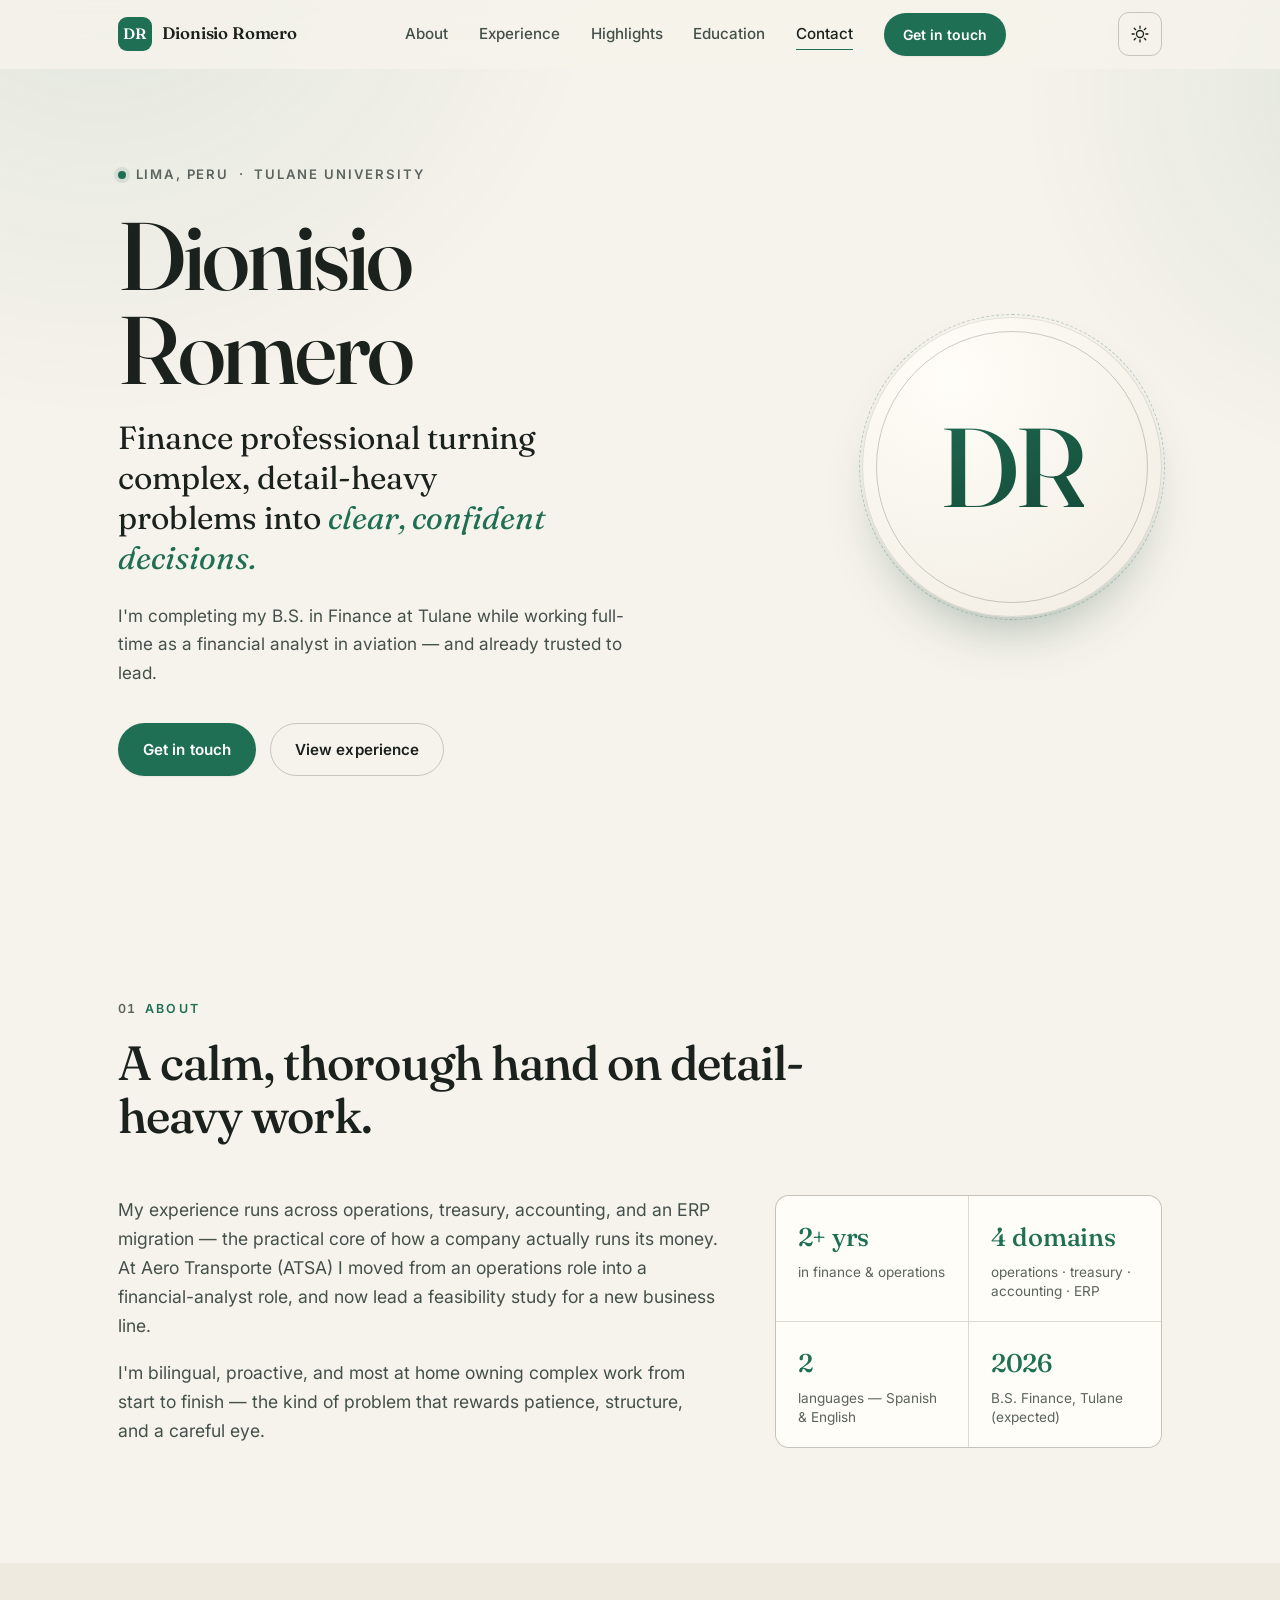
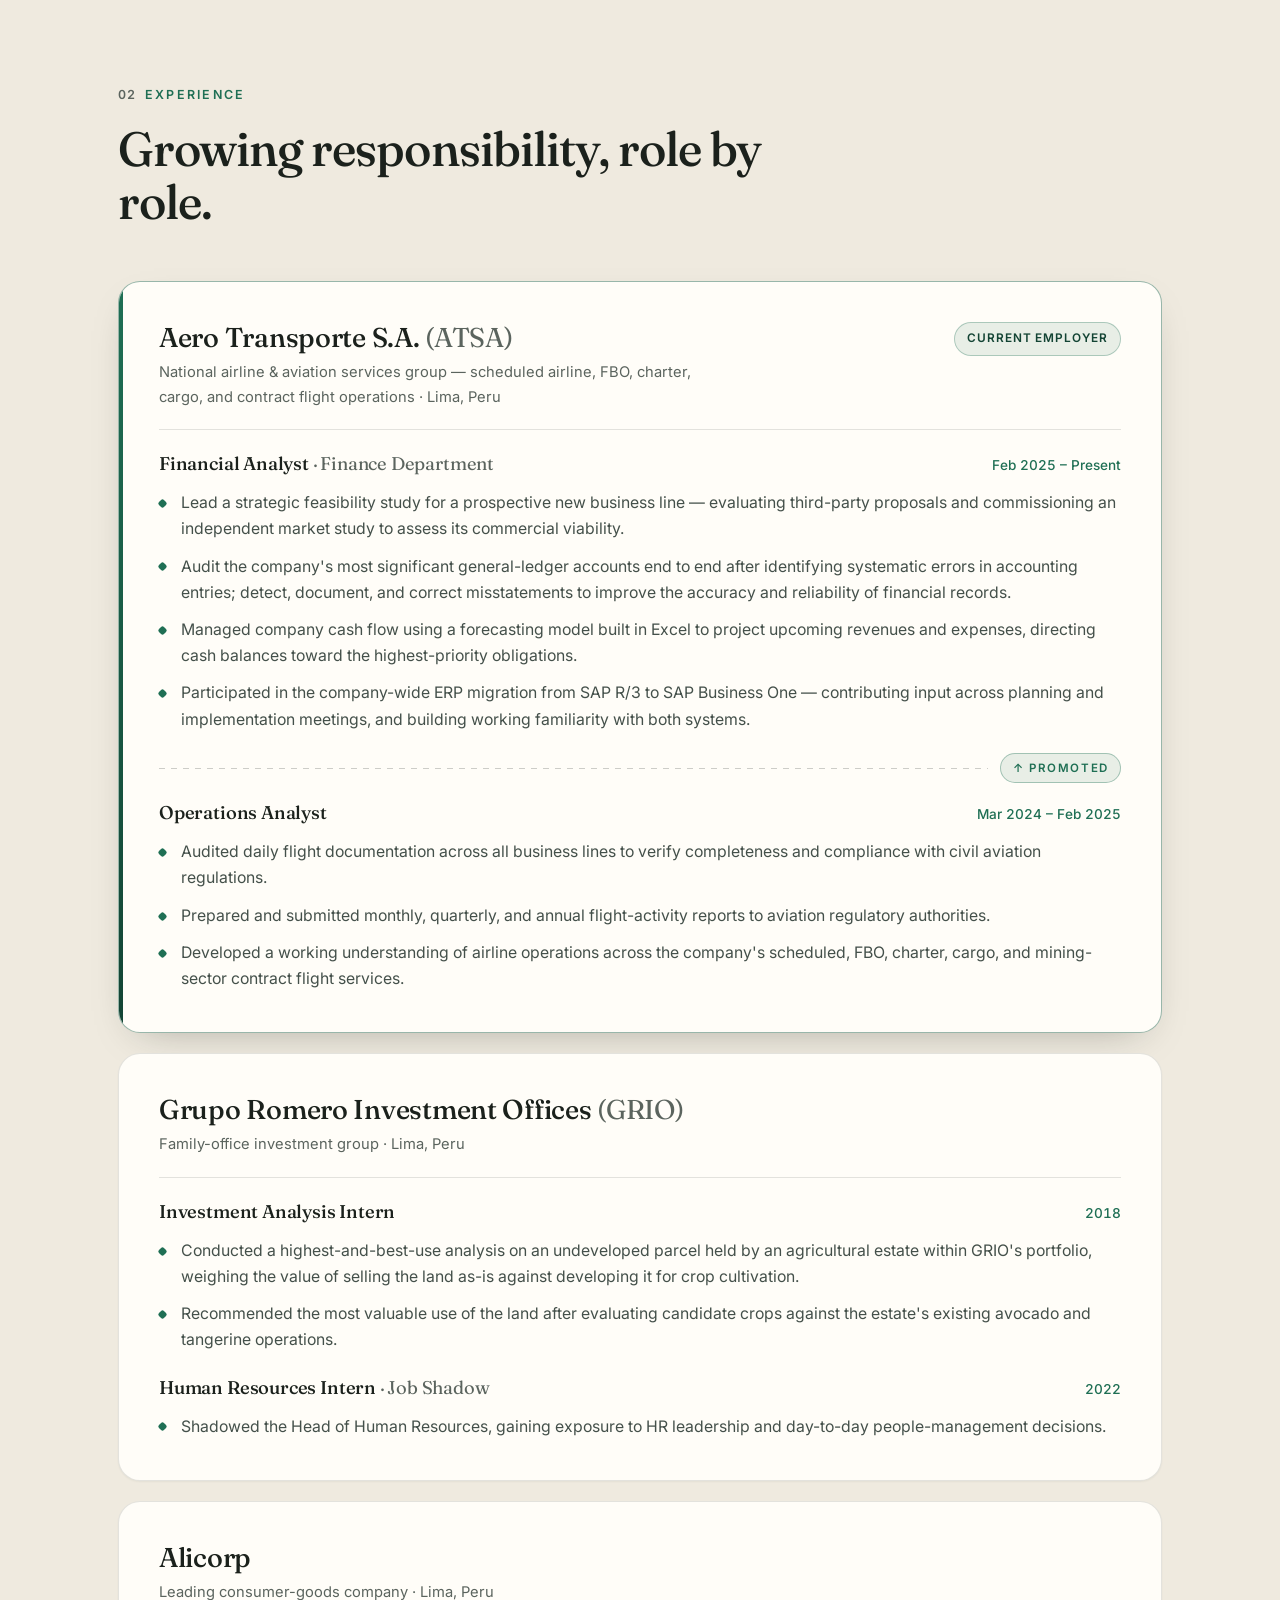
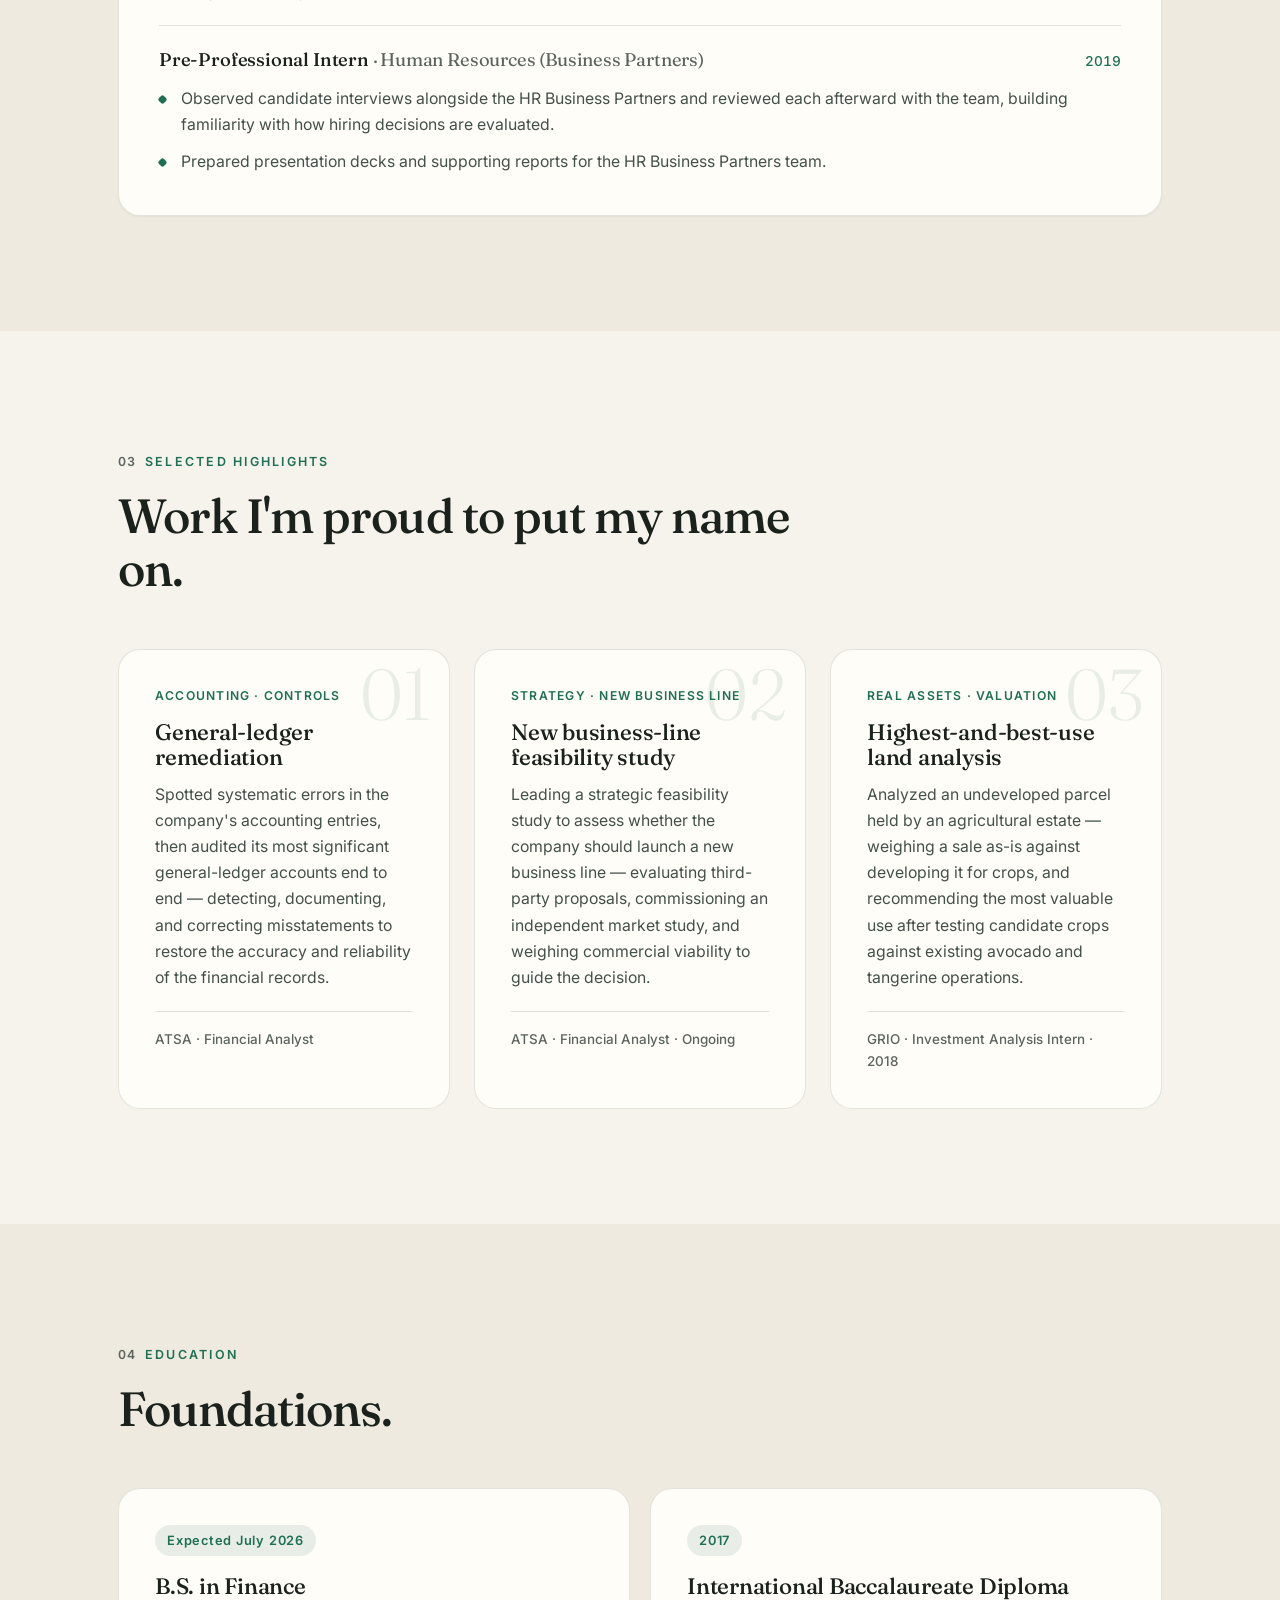
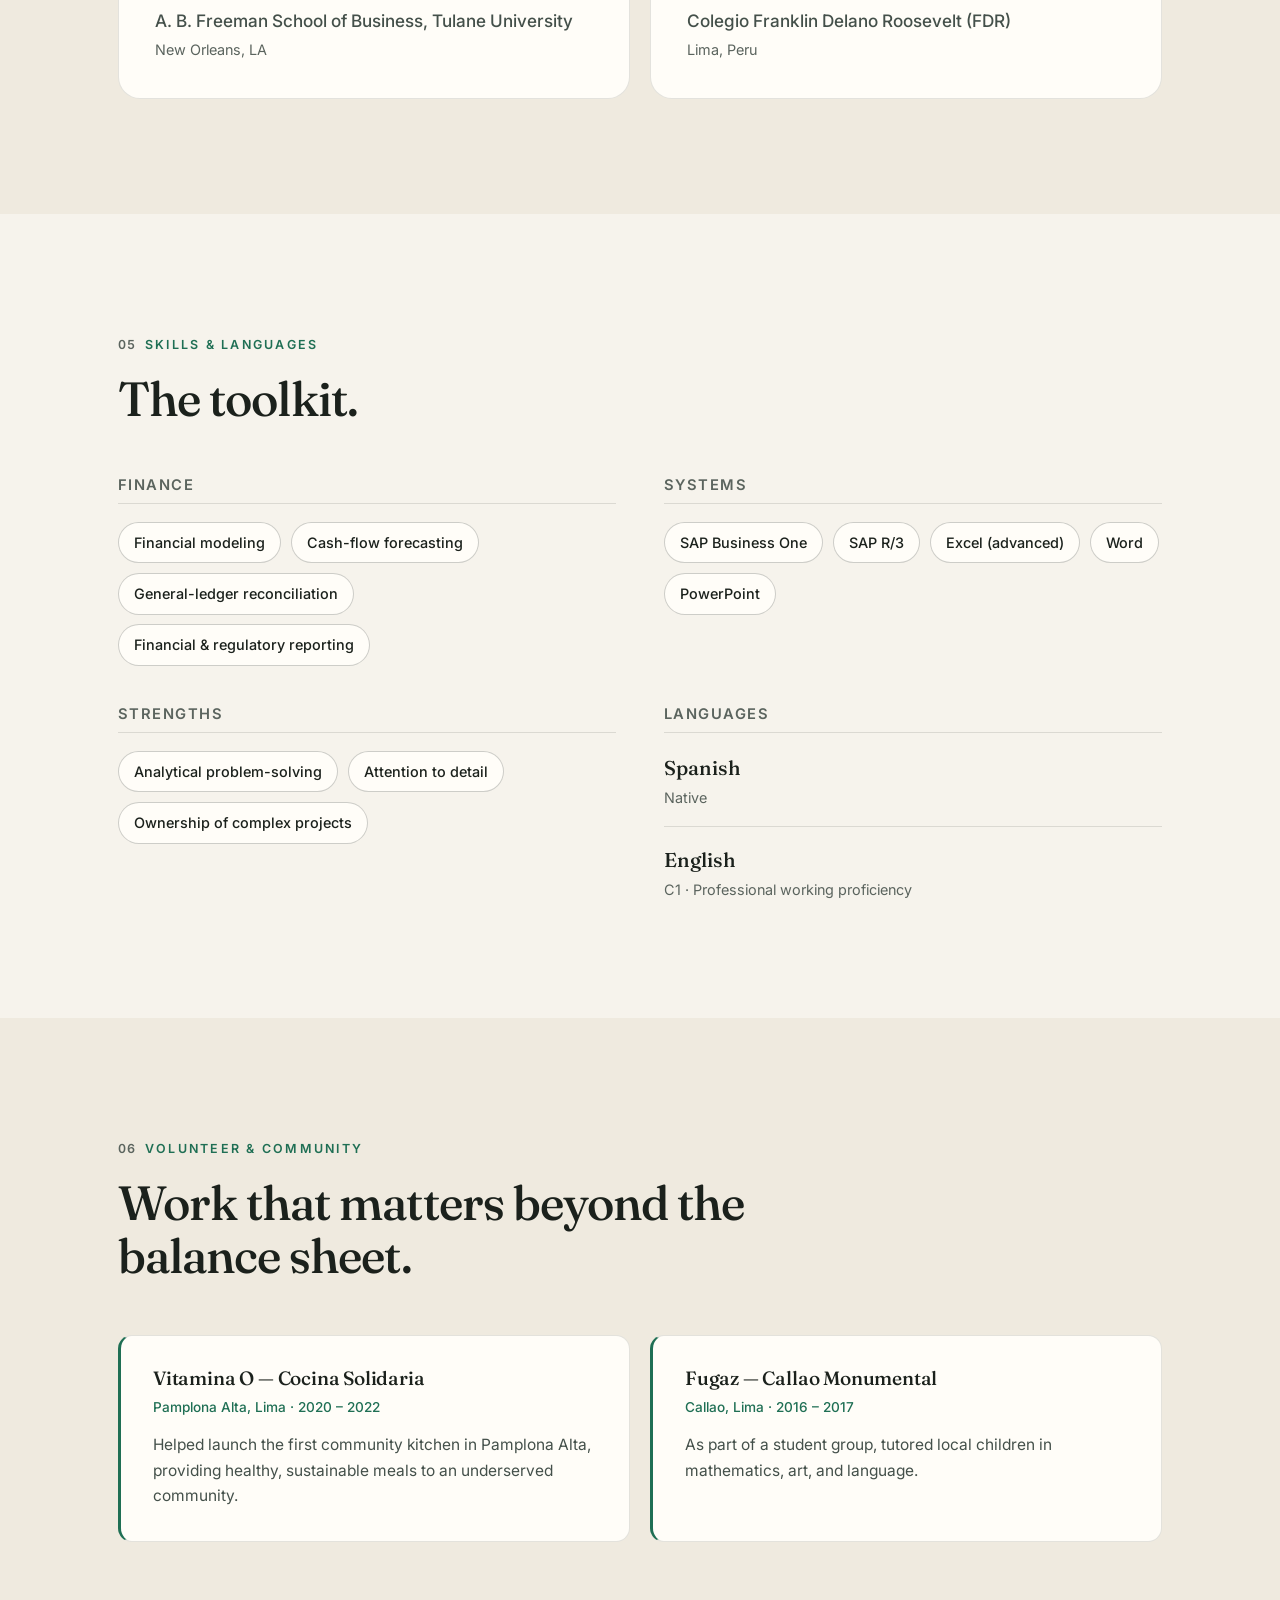
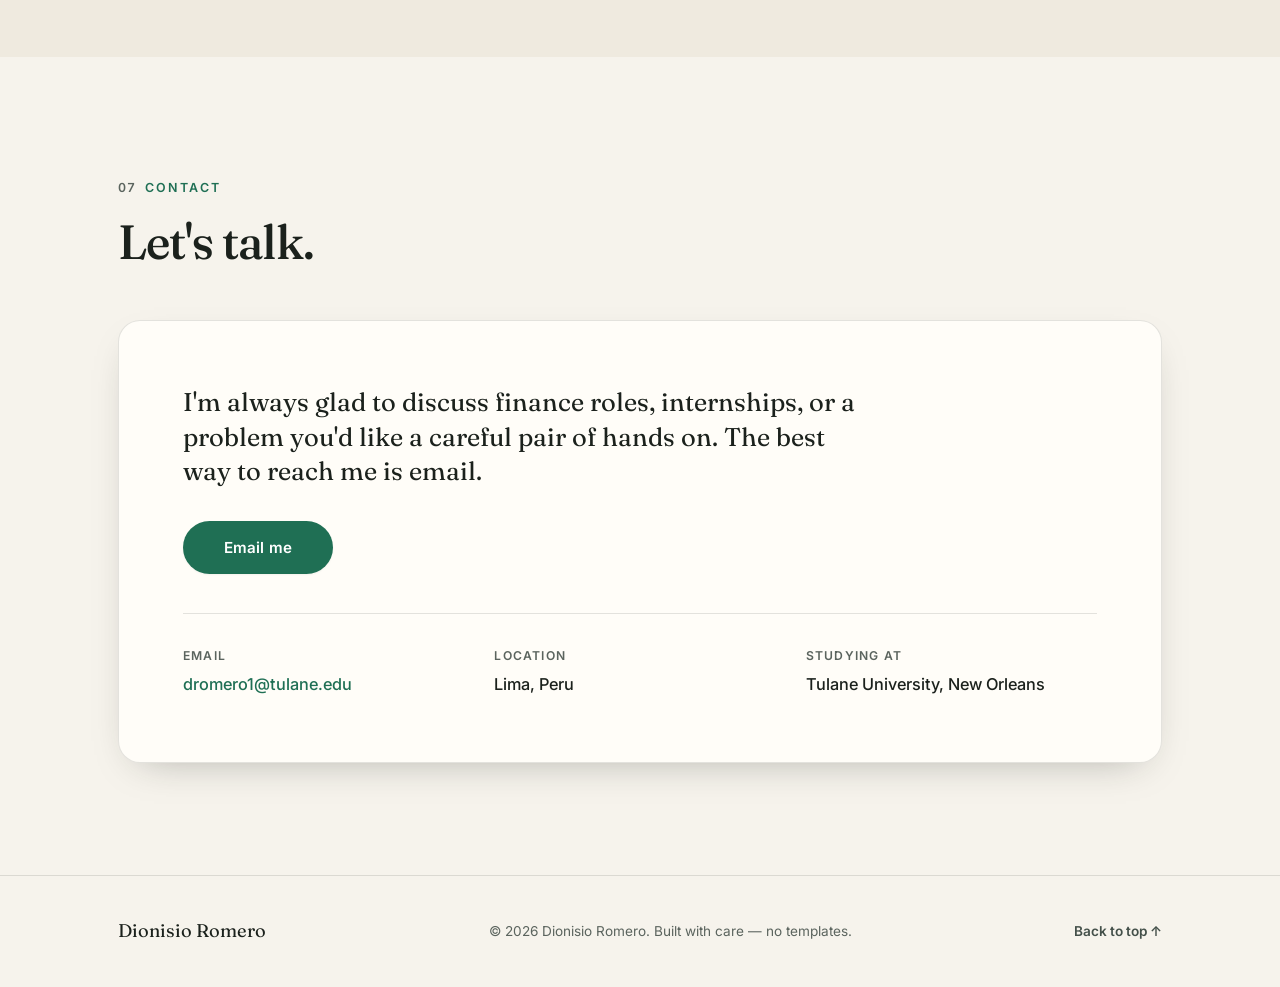
<file: index.html>
<!DOCTYPE html>
<html lang="en" class="no-js">
<head>
  <meta charset="UTF-8" />
  <meta name="viewport" content="width=device-width, initial-scale=1.0" />

  <!-- Primary meta -->
  <title>Dionisio Romero — Finance Professional & Tulane B.S. Candidate</title>
  <meta name="description" content="Dionisio Romero is a finance professional completing a B.S. in Finance at Tulane University while working full-time as a financial analyst in aviation — experienced across operations, treasury, accounting, and ERP implementation." />
  <meta name="author" content="Dionisio Romero" />
  <meta name="theme-color" content="#f6f3ec" media="(prefers-color-scheme: light)" />
  <meta name="theme-color" content="#12150f" media="(prefers-color-scheme: dark)" />
  <meta name="color-scheme" content="light dark" />

  <!-- Canonical — update if you use a custom domain -->
  <link rel="canonical" href="https://dromertulane.github.io/portfolio/" />

  <!-- Open Graph (social share previews) -->
  <meta property="og:type" content="website" />
  <meta property="og:site_name" content="Dionisio Romero" />
  <meta property="og:title" content="Dionisio Romero — Finance Professional & Tulane B.S. Candidate" />
  <meta property="og:description" content="A finance professional turning complex, detail-heavy problems into clear, confident decisions — across operations, treasury, accounting, and ERP implementation in the aviation industry." />
  <meta property="og:url" content="https://dromertulane.github.io/portfolio/" />
  <meta property="og:image" content="https://dromertulane.github.io/portfolio/assets/og-image.png" />
  <meta property="og:image:width" content="1200" />
  <meta property="og:image:height" content="630" />
  <meta property="og:image:alt" content="Dionisio Romero — Finance professional and Tulane B.S. in Finance candidate." />
  <meta property="og:locale" content="en_US" />

  <!-- Twitter / X -->
  <meta name="twitter:card" content="summary_large_image" />
  <meta name="twitter:title" content="Dionisio Romero — Finance Professional & Tulane B.S. Candidate" />
  <meta name="twitter:description" content="A finance professional turning complex, detail-heavy problems into clear, confident decisions — across operations, treasury, accounting, and ERP implementation." />
  <meta name="twitter:image" content="https://dromertulane.github.io/portfolio/assets/og-image.png" />
  <meta name="twitter:image:alt" content="Dionisio Romero — Finance professional and Tulane B.S. in Finance candidate." />

  <!-- Icons -->
  <link rel="icon" href="assets/favicon.svg" type="image/svg+xml" />
  <link rel="icon" type="image/png" sizes="180x180" href="assets/apple-touch-icon.png" />
  <link rel="apple-touch-icon" href="assets/apple-touch-icon.png" />
  <link rel="manifest" href="site.webmanifest" />

  <!-- Fonts: characterful display serif (Fraunces) + clean body sans (Inter) -->
  <link rel="preconnect" href="https://fonts.googleapis.com" />
  <link rel="preconnect" href="https://fonts.gstatic.com" crossorigin />
  <link rel="stylesheet" href="https://fonts.googleapis.com/css2?family=Fraunces:ital,opsz,wght@0,9..144,300..600;1,9..144,400..500&family=Inter:wght@400;500;600;700&display=swap" />

  <link rel="stylesheet" href="styles.css" />

  <!-- Set theme before paint to avoid a flash of the wrong palette -->
  <script>
    (function () {
      var de = document.documentElement;
      // Signal JS is active so scroll-reveal can hide content; without this
      // class everything stays fully visible (no-JS / failure safe).
      de.classList.remove("no-js");
      de.classList.add("js");
      try {
        var stored = localStorage.getItem("theme");
        var prefersDark = window.matchMedia("(prefers-color-scheme: dark)").matches;
        var theme = stored || (prefersDark ? "dark" : "light");
        de.setAttribute("data-theme", theme);
      } catch (e) {}
    })();
  </script>

  <!-- Structured data (schema.org Person) for richer search results -->
  <script type="application/ld+json">
  {
    "@context": "https://schema.org",
    "@type": "Person",
    "name": "Dionisio Romero",
    "jobTitle": "Financial Analyst",
    "description": "Finance professional completing a B.S. in Finance at Tulane University while working full-time as a financial analyst in aviation.",
    "url": "https://dromertulane.github.io/portfolio/",
    "image": "https://dromertulane.github.io/portfolio/assets/og-image.png",
    "email": "dromero1@tulane.edu",
    "knowsLanguage": ["Spanish", "English"],
    "worksFor": { "@type": "Organization", "name": "Aero Transporte S.A. (ATSA)" },
    "alumniOf": [
      { "@type": "CollegeOrUniversity", "name": "A. B. Freeman School of Business, Tulane University" },
      { "@type": "EducationalOrganization", "name": "Colegio Franklin Delano Roosevelt (FDR)" }
    ],
    "address": { "@type": "PostalAddress", "addressLocality": "Lima", "addressCountry": "PE" }
  }
  </script>
</head>

<body>
  <a class="skip-link" href="#main">Skip to content</a>

  <!-- ============ HEADER / NAV ============ -->
  <header class="site-header" id="top">
    <div class="container header-inner">
      <a class="brand" href="#top" aria-label="Dionisio Romero — back to top">
        <span class="brand-mark" aria-hidden="true">DR</span>
        <span class="brand-name">Dionisio Romero</span>
      </a>

      <nav class="primary-nav" aria-label="Primary">
        <button
          class="nav-toggle"
          id="navToggle"
          aria-expanded="false"
          aria-controls="navMenu"
          aria-label="Open menu"
        >
          <span class="nav-toggle-bar" aria-hidden="true"></span>
          <span class="nav-toggle-bar" aria-hidden="true"></span>
          <span class="nav-toggle-bar" aria-hidden="true"></span>
        </button>

        <ul class="nav-menu" id="navMenu">
          <li><a href="#about">About</a></li>
          <li><a href="#experience">Experience</a></li>
          <li><a href="#highlights">Highlights</a></li>
          <li><a href="#education">Education</a></li>
          <li><a href="#contact">Contact</a></li>
          <li class="nav-cta-item">
            <a class="btn btn-primary btn-small" href="#contact">Get in touch</a>
          </li>
        </ul>
      </nav>

      <button class="theme-toggle" id="themeToggle" type="button" aria-label="Switch to dark theme" title="Toggle light / dark theme">
        <svg class="icon-sun" viewBox="0 0 24 24" width="20" height="20" aria-hidden="true" focusable="false">
          <circle cx="12" cy="12" r="4.2" fill="none" stroke="currentColor" stroke-width="1.6" />
          <g stroke="currentColor" stroke-width="1.6" stroke-linecap="round">
            <line x1="12" y1="2.5" x2="12" y2="5" /><line x1="12" y1="19" x2="12" y2="21.5" />
            <line x1="2.5" y1="12" x2="5" y2="12" /><line x1="19" y1="12" x2="21.5" y2="12" />
            <line x1="5.1" y1="5.1" x2="6.8" y2="6.8" /><line x1="17.2" y1="17.2" x2="18.9" y2="18.9" />
            <line x1="18.9" y1="5.1" x2="17.2" y2="6.8" /><line x1="6.8" y1="17.2" x2="5.1" y2="18.9" />
          </g>
        </svg>
        <svg class="icon-moon" viewBox="0 0 24 24" width="20" height="20" aria-hidden="true" focusable="false">
          <path d="M20 14.2A8 8 0 1 1 9.8 4 6.4 6.4 0 0 0 20 14.2Z" fill="none" stroke="currentColor" stroke-width="1.6" stroke-linejoin="round" />
        </svg>
      </button>
    </div>
  </header>

  <main id="main">
    <!-- ============ HERO ============ -->
    <section class="hero" aria-labelledby="hero-name">
      <div class="container hero-inner">
        <div class="hero-text">
          <p class="hero-eyebrow reveal">
            <span class="dot" aria-hidden="true"></span>
            Lima, Peru &nbsp;·&nbsp; Tulane University
          </p>
          <h1 class="hero-name reveal" id="hero-name">Dionisio Romero</h1>
          <p class="hero-tagline reveal">
            Finance professional turning complex, detail-heavy problems into
            <em>clear, confident decisions.</em>
          </p>
          <p class="hero-lead reveal">
            I'm completing my B.S. in Finance at Tulane while working full-time as a
            financial analyst in aviation — and already trusted to lead.
          </p>
          <div class="hero-actions reveal">
            <a class="btn btn-primary" href="#contact">Get in touch</a>
            <a class="btn btn-ghost" href="#experience">View experience</a>
          </div>
        </div>

        <div class="hero-aside reveal" aria-hidden="true">
          <div class="hero-medallion">
            <span class="hero-monogram">DR</span>
            <span class="hero-medallion-ring"></span>
          </div>
        </div>
      </div>
    </section>

    <!-- ============ ABOUT ============ -->
    <section class="section" id="about" aria-labelledby="about-title">
      <div class="container">
        <header class="section-head reveal">
          <p class="eyebrow"><span class="eyebrow-num">01</span> About</p>
          <h2 class="section-title" id="about-title">A calm, thorough hand on detail-heavy work.</h2>
        </header>

        <div class="about-grid">
          <div class="about-body reveal">
            <p>
              My experience runs across operations, treasury, accounting, and an ERP
              migration — the practical core of how a company actually runs its money. At
              Aero Transporte (ATSA) I moved from an operations role into a financial-analyst
              role, and now lead a feasibility study for a new business line.
            </p>
            <p>
              I'm bilingual, proactive, and most at home owning complex work from start to
              finish — the kind of problem that rewards patience, structure, and a careful eye.
            </p>
          </div>

          <ul class="about-facts reveal" aria-label="Quick facts">
            <li>
              <span class="fact-num">2+ yrs</span>
              <span class="fact-label">in finance &amp; operations</span>
            </li>
            <li>
              <span class="fact-num">4 domains</span>
              <span class="fact-label">operations · treasury · accounting · ERP</span>
            </li>
            <li>
              <span class="fact-num">2</span>
              <span class="fact-label">languages — Spanish &amp; English</span>
            </li>
            <li>
              <span class="fact-num">2026</span>
              <span class="fact-label">B.S. Finance, Tulane (expected)</span>
            </li>
          </ul>
        </div>
      </div>
    </section>

    <!-- ============ EXPERIENCE ============ -->
    <section class="section section-alt" id="experience" aria-labelledby="experience-title">
      <div class="container">
        <header class="section-head reveal">
          <p class="eyebrow"><span class="eyebrow-num">02</span> Experience</p>
          <h2 class="section-title" id="experience-title">Growing responsibility, role by role.</h2>
        </header>

        <div class="timeline">
          <!-- ATSA — centerpiece, two roles showing the promotion -->
          <article class="xp xp-feature reveal">
            <div class="xp-head">
              <div>
                <h3 class="xp-company">Aero Transporte S.A. <span class="xp-abbr">(ATSA)</span></h3>
                <p class="xp-meta">National airline &amp; aviation services group — scheduled airline, FBO, charter, cargo, and contract flight operations · Lima, Peru</p>
              </div>
              <span class="badge badge-accent">Current employer</span>
            </div>

            <ol class="xp-roles">
              <li class="role">
                <div class="role-head">
                  <h4 class="role-title">Financial Analyst <span class="role-dept">· Finance Department</span></h4>
                  <span class="role-dates">Feb 2025 – Present</span>
                </div>
                <ul class="role-points">
                  <li>Lead a strategic feasibility study for a prospective new business line — evaluating third-party proposals and commissioning an independent market study to assess its commercial viability.</li>
                  <li>Audit the company's most significant general-ledger accounts end to end after identifying systematic errors in accounting entries; detect, document, and correct misstatements to improve the accuracy and reliability of financial records.</li>
                  <li>Managed company cash flow using a forecasting model built in Excel to project upcoming revenues and expenses, directing cash balances toward the highest-priority obligations.</li>
                  <li>Participated in the company-wide ERP migration from SAP R/3 to SAP Business One — contributing input across planning and implementation meetings, and building working familiarity with both systems.</li>
                </ul>
              </li>

              <li class="role-progression">
                <span class="role-progression-line" aria-hidden="true"></span>
                <span class="role-progression-label">Promoted</span>
              </li>

              <li class="role">
                <div class="role-head">
                  <h4 class="role-title">Operations Analyst</h4>
                  <span class="role-dates">Mar 2024 – Feb 2025</span>
                </div>
                <ul class="role-points">
                  <li>Audited daily flight documentation across all business lines to verify completeness and compliance with civil aviation regulations.</li>
                  <li>Prepared and submitted monthly, quarterly, and annual flight-activity reports to aviation regulatory authorities.</li>
                  <li>Developed a working understanding of airline operations across the company's scheduled, FBO, charter, cargo, and mining-sector contract flight services.</li>
                </ul>
              </li>
            </ol>
          </article>

          <!-- GRIO -->
          <article class="xp reveal">
            <div class="xp-head">
              <div>
                <h3 class="xp-company">Grupo Romero Investment Offices <span class="xp-abbr">(GRIO)</span></h3>
                <p class="xp-meta">Family-office investment group · Lima, Peru</p>
              </div>
            </div>
            <ol class="xp-roles">
              <li class="role">
                <div class="role-head">
                  <h4 class="role-title">Investment Analysis Intern</h4>
                  <span class="role-dates">2018</span>
                </div>
                <ul class="role-points">
                  <li>Conducted a highest-and-best-use analysis on an undeveloped parcel held by an agricultural estate within GRIO's portfolio, weighing the value of selling the land as-is against developing it for crop cultivation.</li>
                  <li>Recommended the most valuable use of the land after evaluating candidate crops against the estate's existing avocado and tangerine operations.</li>
                </ul>
              </li>
              <li class="role">
                <div class="role-head">
                  <h4 class="role-title">Human Resources Intern <span class="role-dept">· Job Shadow</span></h4>
                  <span class="role-dates">2022</span>
                </div>
                <ul class="role-points">
                  <li>Shadowed the Head of Human Resources, gaining exposure to HR leadership and day-to-day people-management decisions.</li>
                </ul>
              </li>
            </ol>
          </article>

          <!-- Alicorp -->
          <article class="xp reveal">
            <div class="xp-head">
              <div>
                <h3 class="xp-company">Alicorp</h3>
                <p class="xp-meta">Leading consumer-goods company · Lima, Peru</p>
              </div>
            </div>
            <ol class="xp-roles">
              <li class="role">
                <div class="role-head">
                  <h4 class="role-title">Pre-Professional Intern <span class="role-dept">· Human Resources (Business Partners)</span></h4>
                  <span class="role-dates">2019</span>
                </div>
                <ul class="role-points">
                  <li>Observed candidate interviews alongside the HR Business Partners and reviewed each afterward with the team, building familiarity with how hiring decisions are evaluated.</li>
                  <li>Prepared presentation decks and supporting reports for the HR Business Partners team.</li>
                </ul>
              </li>
            </ol>
          </article>
        </div>
      </div>
    </section>

    <!-- ============ SELECTED HIGHLIGHTS ============ -->
    <section class="section" id="highlights" aria-labelledby="highlights-title">
      <div class="container">
        <header class="section-head reveal">
          <p class="eyebrow"><span class="eyebrow-num">03</span> Selected Highlights</p>
          <h2 class="section-title" id="highlights-title">Work I'm proud to put my name on.</h2>
        </header>

        <div class="highlights-grid">
          <article class="highlight reveal">
            <span class="highlight-index" aria-hidden="true">01</span>
            <p class="highlight-tag">Accounting · Controls</p>
            <h3 class="highlight-title">General-ledger remediation</h3>
            <p class="highlight-desc">
              Spotted systematic errors in the company's accounting entries, then audited
              its most significant general-ledger accounts end to end — detecting,
              documenting, and correcting misstatements to restore the accuracy and
              reliability of the financial records.
            </p>
            <p class="highlight-context">ATSA · Financial Analyst</p>
          </article>

          <article class="highlight reveal">
            <span class="highlight-index" aria-hidden="true">02</span>
            <p class="highlight-tag">Strategy · New business line</p>
            <h3 class="highlight-title">New business-line feasibility study</h3>
            <p class="highlight-desc">
              Leading a strategic feasibility study to assess whether the company should
              launch a new business line — evaluating third-party proposals, commissioning an
              independent market study, and weighing commercial viability to guide the decision.
            </p>
            <p class="highlight-context">ATSA · Financial Analyst · Ongoing</p>
          </article>

          <article class="highlight reveal">
            <span class="highlight-index" aria-hidden="true">03</span>
            <p class="highlight-tag">Real assets · Valuation</p>
            <h3 class="highlight-title">Highest-and-best-use land analysis</h3>
            <p class="highlight-desc">
              Analyzed an undeveloped parcel held by an agricultural estate — weighing a sale
              as-is against developing it for crops, and recommending the most valuable use
              after testing candidate crops against existing avocado and tangerine operations.
            </p>
            <p class="highlight-context">GRIO · Investment Analysis Intern · 2018</p>
          </article>
        </div>
      </div>
    </section>

    <!-- ============ EDUCATION ============ -->
    <section class="section section-alt" id="education" aria-labelledby="education-title">
      <div class="container">
        <header class="section-head reveal">
          <p class="eyebrow"><span class="eyebrow-num">04</span> Education</p>
          <h2 class="section-title" id="education-title">Foundations.</h2>
        </header>

        <div class="edu-grid">
          <article class="edu reveal">
            <div class="edu-when">Expected July 2026</div>
            <h3 class="edu-degree">B.S. in Finance</h3>
            <p class="edu-school">A. B. Freeman School of Business, Tulane University</p>
            <p class="edu-place">New Orleans, LA</p>
          </article>

          <article class="edu reveal">
            <div class="edu-when">2017</div>
            <h3 class="edu-degree">International Baccalaureate Diploma</h3>
            <p class="edu-school">Colegio Franklin Delano Roosevelt (FDR)</p>
            <p class="edu-place">Lima, Peru</p>
          </article>
        </div>
      </div>
    </section>

    <!-- ============ SKILLS & LANGUAGES ============ -->
    <section class="section" id="skills" aria-labelledby="skills-title">
      <div class="container">
        <header class="section-head reveal">
          <p class="eyebrow"><span class="eyebrow-num">05</span> Skills &amp; Languages</p>
          <h2 class="section-title" id="skills-title">The toolkit.</h2>
        </header>

        <div class="skills-grid">
          <div class="skill-group reveal">
            <h3 class="skill-heading">Finance</h3>
            <ul class="tag-list">
              <li>Financial modeling</li>
              <li>Cash-flow forecasting</li>
              <li>General-ledger reconciliation</li>
              <li>Financial &amp; regulatory reporting</li>
            </ul>
          </div>

          <div class="skill-group reveal">
            <h3 class="skill-heading">Systems</h3>
            <ul class="tag-list">
              <li>SAP Business One</li>
              <li>SAP R/3</li>
              <li>Excel (advanced)</li>
              <li>Word</li>
              <li>PowerPoint</li>
            </ul>
          </div>

          <div class="skill-group reveal">
            <h3 class="skill-heading">Strengths</h3>
            <ul class="tag-list">
              <li>Analytical problem-solving</li>
              <li>Attention to detail</li>
              <li>Ownership of complex projects</li>
            </ul>
          </div>

          <div class="skill-group reveal">
            <h3 class="skill-heading">Languages</h3>
            <ul class="lang-list">
              <li>
                <span class="lang-name">Spanish</span>
                <span class="lang-level">Native</span>
              </li>
              <li>
                <span class="lang-name">English</span>
                <span class="lang-level">C1 · Professional working proficiency</span>
              </li>
            </ul>
          </div>
        </div>
      </div>
    </section>

    <!-- ============ VOLUNTEER & COMMUNITY ============ -->
    <section class="section section-alt" id="community" aria-labelledby="community-title">
      <div class="container">
        <header class="section-head reveal">
          <p class="eyebrow"><span class="eyebrow-num">06</span> Volunteer &amp; Community</p>
          <h2 class="section-title" id="community-title">Work that matters beyond the balance sheet.</h2>
        </header>

        <div class="community-grid">
          <article class="community reveal">
            <h3 class="community-title">Vitamina O — Cocina Solidaria</h3>
            <p class="community-meta">Pamplona Alta, Lima · 2020 – 2022</p>
            <p class="community-desc">
              Helped launch the first community kitchen in Pamplona Alta, providing healthy,
              sustainable meals to an underserved community.
            </p>
          </article>

          <article class="community reveal">
            <h3 class="community-title">Fugaz — Callao Monumental</h3>
            <p class="community-meta">Callao, Lima · 2016 – 2017</p>
            <p class="community-desc">
              As part of a student group, tutored local children in mathematics, art, and
              language.
            </p>
          </article>
        </div>
      </div>
    </section>

    <!-- ============ CONTACT ============ -->
    <section class="section section-contact" id="contact" aria-labelledby="contact-title">
      <div class="container">
        <header class="section-head reveal">
          <p class="eyebrow"><span class="eyebrow-num">07</span> Contact</p>
          <h2 class="section-title" id="contact-title">Let's talk.</h2>
        </header>

        <div class="contact-inner reveal">
          <p class="contact-lead">
            I'm always glad to discuss finance roles, internships, or a problem you'd like a
            careful pair of hands on. The best way to reach me is email.
          </p>

          <div class="contact-actions">
            <a class="btn btn-primary" href="mailto:dromero1@tulane.edu">Email me</a>
          </div>

          <dl class="contact-details">
            <div>
              <dt>Email</dt>
              <dd><a href="mailto:dromero1@tulane.edu">dromero1@tulane.edu</a></dd>
            </div>
            <div>
              <dt>Location</dt>
              <dd>Lima, Peru</dd>
            </div>
            <div>
              <dt>Studying at</dt>
              <dd>Tulane University, New Orleans</dd>
            </div>
          </dl>
        </div>
      </div>
    </section>
  </main>

  <!-- ============ FOOTER ============ -->
  <footer class="site-footer">
    <div class="container footer-inner">
      <p class="footer-brand">Dionisio Romero</p>
      <p class="footer-note">
        © <span id="year">2026</span> Dionisio Romero. Built with care — no templates.
      </p>
      <a class="footer-top" href="#top" aria-label="Back to top">Back to top ↑</a>
    </div>
  </footer>

  <script src="script.js"></script>
</body>
</html>
</file>
<file: styles.css>
/* ============================================================
   Dionisio Romero — Portfolio
   Palette: "Ivory & Pine" — warm paper, deep ink, one pine-green accent.
   Mobile-first; scales up at 640 / 920 / 1100px.
   ============================================================ */

/* ---------- Design tokens ---------- */
:root {
  /* Light theme */
  --bg: #f6f3ec;
  --bg-elevated: #fffdf8;
  --bg-alt: #efeadf;
  --ink: #1b211c;
  --ink-soft: #44504a;
  --muted: #5b645e;
  --accent: #1f6f54;
  --accent-deep: #134434;
  --accent-contrast: #ffffff;
  --accent-tint: rgba(31, 111, 84, 0.10);
  --line: rgba(27, 33, 28, 0.12);
  --line-strong: rgba(27, 33, 28, 0.22);
  --shadow-sm: 0 1px 2px rgba(27, 33, 28, 0.05);
  --shadow-md: 0 14px 40px -22px rgba(27, 33, 28, 0.40);
  --shadow-lg: 0 30px 60px -30px rgba(19, 68, 52, 0.45);
  --selection: rgba(31, 111, 84, 0.18);

  /* Type */
  --font-display: "Fraunces", Georgia, "Times New Roman", serif;
  --font-body: "Inter", system-ui, -apple-system, "Segoe UI", Roboto, sans-serif;

  /* Layout */
  --container: 1140px;
  --gutter: clamp(1.25rem, 5vw, 3rem);
  --radius: 14px;
  --radius-lg: 22px;
  --header-h: 68px;

  /* Motion */
  --ease: cubic-bezier(0.22, 1, 0.36, 1);
  --t-fast: 160ms;
  --t-med: 320ms;
}

[data-theme="dark"] {
  --bg: #12150f;
  --bg-elevated: #191e16;
  --bg-alt: #161a13;
  --ink: #eef0e6;
  --ink-soft: #c2c9bd;
  --muted: #8d978a;
  --accent: #6ec79c;
  --accent-deep: #95dcb7;
  --accent-contrast: #0e120c;
  --accent-tint: rgba(110, 199, 156, 0.14);
  --line: rgba(238, 240, 230, 0.13);
  --line-strong: rgba(238, 240, 230, 0.26);
  --shadow-sm: 0 1px 2px rgba(0, 0, 0, 0.4);
  --shadow-md: 0 16px 40px -24px rgba(0, 0, 0, 0.7);
  --shadow-lg: 0 30px 70px -34px rgba(0, 0, 0, 0.8);
  --selection: rgba(110, 199, 156, 0.26);
}

/* ---------- Reset & base ---------- */
*,
*::before,
*::after { box-sizing: border-box; }

html {
  scroll-behavior: smooth;
  scroll-padding-top: calc(var(--header-h) + 16px);
  -webkit-text-size-adjust: 100%;
}

body {
  margin: 0;
  background-color: var(--bg);
  color: var(--ink);
  font-family: var(--font-body);
  font-size: clamp(1rem, 0.97rem + 0.18vw, 1.075rem);
  line-height: 1.65;
  font-weight: 400;
  -webkit-font-smoothing: antialiased;
  text-rendering: optimizeLegibility;
  overflow-x: hidden;
  transition: background-color var(--t-med) var(--ease), color var(--t-med) var(--ease);
}

/* subtle paper texture via layered gradients (no image payload) */
body::before {
  content: "";
  position: fixed;
  inset: 0;
  z-index: -1;
  pointer-events: none;
  background:
    radial-gradient(60rem 60rem at 8% -10%, var(--accent-tint), transparent 55%),
    radial-gradient(50rem 50rem at 110% 10%, var(--accent-tint), transparent 50%);
  opacity: 0.9;
}

::selection { background: var(--selection); }

img { max-width: 100%; display: block; }

a {
  color: var(--accent);
  text-decoration: none;
  transition: color var(--t-fast) var(--ease);
}
a:hover { color: var(--accent-deep); }

h1, h2, h3, h4 {
  font-family: var(--font-display);
  font-weight: 500;
  line-height: 1.12;
  letter-spacing: -0.01em;
  margin: 0;
  color: var(--ink);
  font-optical-sizing: auto;
}

p { margin: 0; }

ul, ol { margin: 0; padding: 0; list-style: none; }

em { font-style: italic; }

/* ---------- Layout helpers ---------- */
.container {
  width: 100%;
  max-width: var(--container);
  margin-inline: auto;
  padding-inline: var(--gutter);
}

.section {
  padding-block: clamp(3.75rem, 9vw, 7.5rem);
  position: relative;
}
.section-alt { background: var(--bg-alt); }

.section-head { margin-bottom: clamp(2rem, 5vw, 3.25rem); max-width: 46rem; }

.eyebrow {
  display: inline-flex;
  align-items: baseline;
  gap: 0.6rem;
  font-family: var(--font-body);
  font-size: 0.78rem;
  font-weight: 600;
  letter-spacing: 0.18em;
  text-transform: uppercase;
  color: var(--accent);
  margin-bottom: 1rem;
}
.eyebrow-num {
  font-variant-numeric: tabular-nums;
  color: var(--muted);
  letter-spacing: 0.05em;
}

.section-title {
  font-size: clamp(1.85rem, 1.3rem + 2.6vw, 3rem);
  letter-spacing: -0.02em;
}

/* ---------- Buttons ---------- */
.btn {
  --btn-pad-y: 0.8rem;
  --btn-pad-x: 1.5rem;
  display: inline-flex;
  align-items: center;
  justify-content: center;
  gap: 0.5rem;
  padding: var(--btn-pad-y) var(--btn-pad-x);
  border-radius: 999px;
  font-family: var(--font-body);
  font-size: 0.95rem;
  font-weight: 600;
  letter-spacing: 0.005em;
  cursor: pointer;
  border: 1px solid transparent;
  transition: transform var(--t-fast) var(--ease),
    background-color var(--t-fast) var(--ease),
    border-color var(--t-fast) var(--ease),
    color var(--t-fast) var(--ease),
    box-shadow var(--t-fast) var(--ease);
  will-change: transform;
}
.btn-small { --btn-pad-y: 0.55rem; --btn-pad-x: 1.1rem; font-size: 0.875rem; }

.btn-primary {
  background: var(--accent);
  color: var(--accent-contrast);
  box-shadow: var(--shadow-sm);
}
.btn-primary:hover {
  background: var(--accent-deep);
  color: var(--accent-contrast);
  transform: translateY(-2px);
  box-shadow: var(--shadow-md);
}

.btn-ghost {
  background: transparent;
  color: var(--ink);
  border-color: var(--line-strong);
}
.btn-ghost:hover {
  border-color: var(--accent);
  color: var(--accent);
  transform: translateY(-2px);
}

/* ---------- Skip link ---------- */
.skip-link {
  position: absolute;
  left: 50%;
  top: -100px;
  transform: translateX(-50%);
  background: var(--accent);
  color: var(--accent-contrast);
  padding: 0.7rem 1.2rem;
  border-radius: 0 0 12px 12px;
  font-weight: 600;
  z-index: 1000;
  transition: top var(--t-fast) var(--ease);
}
.skip-link:focus { top: 0; color: var(--accent-contrast); }

/* ---------- Header / nav ---------- */
.site-header {
  position: sticky;
  top: 0;
  z-index: 100;
  background: color-mix(in srgb, var(--bg) 82%, transparent);
  backdrop-filter: saturate(1.4) blur(12px);
  -webkit-backdrop-filter: saturate(1.4) blur(12px);
  border-bottom: 1px solid transparent;
  transition: border-color var(--t-med) var(--ease), background-color var(--t-med) var(--ease);
}
.site-header.scrolled { border-bottom-color: var(--line); }

.header-inner {
  height: var(--header-h);
  display: flex;
  align-items: center;
  justify-content: space-between;
  gap: 1rem;
}

.brand {
  display: inline-flex;
  align-items: center;
  gap: 0.65rem;
  color: var(--ink);
  font-weight: 600;
}
.brand:hover { color: var(--ink); }
.brand-mark {
  display: grid;
  place-items: center;
  width: 34px;
  height: 34px;
  border-radius: 9px;
  background: var(--accent);
  color: var(--accent-contrast);
  font-family: var(--font-display);
  font-weight: 600;
  font-size: 0.95rem;
  letter-spacing: 0.02em;
}
.brand-name {
  font-family: var(--font-display);
  font-size: 1.05rem;
  letter-spacing: -0.01em;
}

.primary-nav { display: flex; align-items: center; }

.nav-menu {
  display: flex;
  align-items: center;
  gap: clamp(1rem, 2.4vw, 2rem);
}
.nav-menu > li > a:not(.btn) {
  position: relative;
  color: var(--ink-soft);
  font-size: 0.95rem;
  font-weight: 500;
  padding-block: 0.4rem;
}
.nav-menu > li > a:not(.btn)::after {
  content: "";
  position: absolute;
  left: 0;
  bottom: 0;
  width: 100%;
  height: 1.5px;
  background: var(--accent);
  transform: scaleX(0);
  transform-origin: left;
  transition: transform var(--t-med) var(--ease);
}
.nav-menu > li > a:not(.btn):hover,
.nav-menu > li > a[aria-current="true"] { color: var(--ink); }
.nav-menu > li > a:not(.btn):hover::after,
.nav-menu > li > a[aria-current="true"]::after { transform: scaleX(1); }

.nav-toggle {
  display: none;
  flex-direction: column;
  justify-content: center;
  gap: 5px;
  width: 44px;
  height: 44px;
  padding: 0 10px;
  background: transparent;
  border: 1px solid var(--line-strong);
  border-radius: 11px;
  cursor: pointer;
}
.nav-toggle-bar {
  height: 2px;
  width: 100%;
  background: var(--ink);
  border-radius: 2px;
  transition: transform var(--t-med) var(--ease), opacity var(--t-fast) var(--ease);
}

.theme-toggle {
  display: inline-grid;
  place-items: center;
  width: 44px;
  height: 44px;
  margin-left: 0.25rem;
  border-radius: 11px;
  border: 1px solid var(--line-strong);
  background: transparent;
  color: var(--ink);
  cursor: pointer;
  transition: border-color var(--t-fast) var(--ease), color var(--t-fast) var(--ease), background-color var(--t-fast) var(--ease);
}
.theme-toggle:hover { border-color: var(--accent); color: var(--accent); }
.theme-toggle .icon-moon { display: none; }
[data-theme="dark"] .theme-toggle .icon-sun { display: none; }
[data-theme="dark"] .theme-toggle .icon-moon { display: block; }

/* ---------- Hero ---------- */
.hero {
  padding-top: clamp(3rem, 7vw, 6rem);
  padding-bottom: clamp(3.5rem, 8vw, 7rem);
  position: relative;
}
.hero-inner {
  display: grid;
  grid-template-columns: 1fr;
  gap: clamp(2.5rem, 6vw, 4rem);
  align-items: center;
}

.hero-eyebrow {
  display: inline-flex;
  align-items: center;
  gap: 0.6rem;
  font-size: 0.82rem;
  font-weight: 600;
  letter-spacing: 0.14em;
  text-transform: uppercase;
  color: var(--muted);
  margin-bottom: 1.4rem;
}
.hero-eyebrow .dot {
  width: 8px;
  height: 8px;
  border-radius: 50%;
  background: var(--accent);
  box-shadow: 0 0 0 4px var(--accent-tint);
}

.hero-name {
  font-size: clamp(3rem, 1.6rem + 7vw, 6rem);
  font-weight: 500;
  letter-spacing: -0.035em;
  line-height: 0.98;
  margin-bottom: 1.4rem;
}

.hero-tagline {
  font-family: var(--font-display);
  font-size: clamp(1.35rem, 1.05rem + 1.5vw, 2rem);
  font-weight: 400;
  line-height: 1.25;
  color: var(--ink);
  max-width: 22ch;
  margin-bottom: 1.5rem;
}
.hero-tagline em { color: var(--accent); font-style: italic; }

.hero-lead {
  font-size: 1.075rem;
  color: var(--ink-soft);
  max-width: 46ch;
  margin-bottom: 2.2rem;
}

.hero-actions { display: flex; flex-wrap: wrap; gap: 0.85rem; }

.hero-aside { display: flex; justify-content: center; }
.hero-medallion {
  position: relative;
  width: clamp(190px, 56vw, 300px);
  aspect-ratio: 1;
  border-radius: 50%;
  display: grid;
  place-items: center;
  background:
    radial-gradient(120% 120% at 30% 20%, var(--bg-elevated), var(--bg-alt));
  box-shadow: var(--shadow-lg), inset 0 0 0 1px var(--line);
}
.hero-monogram {
  font-family: var(--font-display);
  font-weight: 500;
  font-size: clamp(4rem, 18vw, 7rem);
  letter-spacing: -0.04em;
  color: var(--accent);
  background: linear-gradient(160deg, var(--accent), var(--accent-deep));
  -webkit-background-clip: text;
  background-clip: text;
  -webkit-text-fill-color: transparent;
}
.hero-medallion-ring {
  position: absolute;
  inset: 14px;
  border-radius: 50%;
  border: 1px solid var(--line-strong);
}
.hero-medallion::after {
  content: "";
  position: absolute;
  inset: -3px;
  border-radius: 50%;
  border: 1px dashed var(--accent);
  opacity: 0.3;
}

/* ---------- About ---------- */
.about-grid {
  display: grid;
  grid-template-columns: 1fr;
  gap: clamp(2rem, 5vw, 3.5rem);
}
.about-body p { color: var(--ink-soft); font-size: 1.1rem; }
.about-body p + p { margin-top: 1.1rem; }

.about-facts {
  display: grid;
  grid-template-columns: repeat(2, 1fr);
  gap: 1px;
  background: var(--line);
  border: 1px solid var(--line);
  border-radius: var(--radius);
  overflow: hidden;
}
.about-facts li {
  background: var(--bg-elevated);
  padding: 1.25rem 1.35rem;
  display: flex;
  flex-direction: column;
  gap: 0.3rem;
}
.fact-num {
  font-family: var(--font-display);
  font-size: 1.6rem;
  font-weight: 500;
  color: var(--accent);
  letter-spacing: -0.01em;
}
.fact-label { font-size: 0.85rem; color: var(--muted); line-height: 1.4; }

/* ---------- Experience timeline ---------- */
.timeline { display: flex; flex-direction: column; gap: 1.25rem; }

.xp {
  background: var(--bg-elevated);
  border: 1px solid var(--line);
  border-radius: var(--radius-lg);
  padding: clamp(1.5rem, 4vw, 2.5rem);
  box-shadow: var(--shadow-sm);
  transition: transform var(--t-med) var(--ease), box-shadow var(--t-med) var(--ease), border-color var(--t-med) var(--ease);
}
.xp:hover {
  transform: translateY(-3px);
  box-shadow: var(--shadow-md);
  border-color: var(--line-strong);
}
.xp-feature {
  border-color: color-mix(in srgb, var(--accent) 38%, var(--line));
  box-shadow: var(--shadow-md);
  position: relative;
  overflow: hidden;
}
.xp-feature::before {
  content: "";
  position: absolute;
  left: 0; top: 0; bottom: 0;
  width: 4px;
  background: linear-gradient(var(--accent), var(--accent-deep));
}

.xp-head {
  display: flex;
  flex-wrap: wrap;
  gap: 0.75rem 1rem;
  justify-content: space-between;
  align-items: flex-start;
  margin-bottom: 1.5rem;
  padding-bottom: 1.25rem;
  border-bottom: 1px solid var(--line);
}
.xp-company { font-size: clamp(1.3rem, 1.05rem + 1vw, 1.7rem); }
.xp-abbr { color: var(--muted); font-weight: 400; }
.xp-meta { margin-top: 0.5rem; color: var(--muted); font-size: 0.92rem; max-width: 60ch; }

.badge {
  display: inline-flex;
  align-items: center;
  gap: 0.4rem;
  font-size: 0.74rem;
  font-weight: 600;
  letter-spacing: 0.08em;
  text-transform: uppercase;
  padding: 0.4rem 0.75rem;
  border-radius: 999px;
  white-space: nowrap;
}
.badge-accent {
  background: var(--accent-tint);
  color: var(--accent-deep);
  border: 1px solid color-mix(in srgb, var(--accent) 30%, transparent);
}
[data-theme="dark"] .badge-accent { color: var(--accent); }

.xp-roles { display: flex; flex-direction: column; gap: 1.5rem; }

.role-head {
  display: flex;
  flex-wrap: wrap;
  justify-content: space-between;
  align-items: baseline;
  gap: 0.25rem 1rem;
  margin-bottom: 0.85rem;
}
.role-title { font-size: 1.15rem; font-weight: 500; }
.role-dept { color: var(--muted); font-weight: 400; }
.role-dates {
  font-family: var(--font-body);
  font-size: 0.85rem;
  font-weight: 500;
  color: var(--accent);
  font-variant-numeric: tabular-nums;
  white-space: nowrap;
}

.role-points { display: flex; flex-direction: column; gap: 0.7rem; }
.role-points li {
  position: relative;
  padding-left: 1.4rem;
  color: var(--ink-soft);
  font-size: 0.99rem;
}
.role-points li::before {
  content: "";
  position: absolute;
  left: 0;
  top: 0.62em;
  width: 7px;
  height: 7px;
  border-radius: 2px;
  background: var(--accent);
  transform: rotate(45deg);
}

/* Promotion connector between ATSA roles */
.role-progression {
  display: flex;
  align-items: center;
  gap: 0.75rem;
  margin-block: -0.25rem;
}
.role-progression-line {
  flex: 1;
  height: 1px;
  background: repeating-linear-gradient(90deg, var(--line-strong) 0 6px, transparent 6px 12px);
}
.role-progression-label {
  font-size: 0.72rem;
  font-weight: 600;
  letter-spacing: 0.14em;
  text-transform: uppercase;
  color: var(--accent);
  padding: 0.3rem 0.7rem;
  border: 1px solid color-mix(in srgb, var(--accent) 35%, transparent);
  border-radius: 999px;
  background: var(--accent-tint);
}
.role-progression-label::before { content: "↑ "; }

/* ---------- Highlights ---------- */
.highlights-grid {
  display: grid;
  grid-template-columns: 1fr;
  gap: 1.25rem;
}
.highlight {
  position: relative;
  background: var(--bg-elevated);
  border: 1px solid var(--line);
  border-radius: var(--radius-lg);
  padding: clamp(1.6rem, 4vw, 2.25rem);
  overflow: hidden;
  transition: transform var(--t-med) var(--ease), box-shadow var(--t-med) var(--ease), border-color var(--t-med) var(--ease);
}
.highlight:hover {
  transform: translateY(-4px);
  box-shadow: var(--shadow-lg);
  border-color: color-mix(in srgb, var(--accent) 45%, var(--line));
}
.highlight-index {
  position: absolute;
  top: 0.5rem;
  right: 1.1rem;
  font-family: var(--font-display);
  font-size: 4.5rem;
  font-weight: 300;
  color: var(--accent);
  opacity: 0.10;
  line-height: 1;
  pointer-events: none;
}
.highlight-tag {
  font-size: 0.76rem;
  font-weight: 600;
  letter-spacing: 0.1em;
  text-transform: uppercase;
  color: var(--accent);
  margin-bottom: 0.85rem;
}
.highlight-title { font-size: 1.4rem; font-weight: 500; margin-bottom: 0.75rem; max-width: 22ch; }
.highlight-desc { color: var(--ink-soft); font-size: 0.99rem; margin-bottom: 1.25rem; }
.highlight-context {
  font-size: 0.84rem;
  color: var(--muted);
  font-weight: 500;
  padding-top: 1rem;
  border-top: 1px solid var(--line);
}

/* ---------- Education ---------- */
.edu-grid { display: grid; grid-template-columns: 1fr; gap: 1.25rem; }
.edu {
  background: var(--bg-elevated);
  border: 1px solid var(--line);
  border-radius: var(--radius-lg);
  padding: clamp(1.6rem, 4vw, 2.25rem);
  transition: transform var(--t-med) var(--ease), box-shadow var(--t-med) var(--ease), border-color var(--t-med) var(--ease);
}
.edu:hover { transform: translateY(-3px); box-shadow: var(--shadow-md); border-color: var(--line-strong); }
.edu-when {
  display: inline-block;
  font-size: 0.8rem;
  font-weight: 600;
  letter-spacing: 0.06em;
  color: var(--accent);
  background: var(--accent-tint);
  padding: 0.3rem 0.75rem;
  border-radius: 999px;
  margin-bottom: 1.1rem;
}
.edu-degree { font-size: 1.4rem; font-weight: 500; margin-bottom: 0.5rem; }
.edu-school { color: var(--ink-soft); font-weight: 500; }
.edu-place { color: var(--muted); font-size: 0.9rem; margin-top: 0.2rem; }

/* ---------- Skills & languages ---------- */
.skills-grid {
  display: grid;
  grid-template-columns: 1fr;
  gap: clamp(1.75rem, 4vw, 2.5rem);
}
.skill-heading {
  font-size: 0.92rem;
  font-family: var(--font-body);
  font-weight: 600;
  letter-spacing: 0.1em;
  text-transform: uppercase;
  color: var(--muted);
  margin-bottom: 1.1rem;
  padding-bottom: 0.6rem;
  border-bottom: 1px solid var(--line);
}
.tag-list { display: flex; flex-wrap: wrap; gap: 0.6rem; }
.tag-list li {
  font-size: 0.9rem;
  font-weight: 500;
  color: var(--ink);
  background: var(--bg-elevated);
  border: 1px solid var(--line-strong);
  padding: 0.5rem 0.95rem;
  border-radius: 999px;
  transition: border-color var(--t-fast) var(--ease), color var(--t-fast) var(--ease), transform var(--t-fast) var(--ease);
}
.tag-list li:hover { border-color: var(--accent); color: var(--accent); transform: translateY(-2px); }

.lang-list { display: flex; flex-direction: column; gap: 1rem; }
.lang-list li {
  display: flex;
  flex-direction: column;
  gap: 0.15rem;
  padding-bottom: 1rem;
  border-bottom: 1px solid var(--line);
}
.lang-list li:last-child { border-bottom: 0; padding-bottom: 0; }
.lang-name { font-family: var(--font-display); font-size: 1.25rem; font-weight: 500; }
.lang-level { font-size: 0.9rem; color: var(--muted); }

/* ---------- Community ---------- */
.community-grid { display: grid; grid-template-columns: 1fr; gap: 1.25rem; }
.community {
  background: var(--bg-elevated);
  border: 1px solid var(--line);
  border-left: 3px solid var(--accent);
  border-radius: var(--radius);
  padding: clamp(1.5rem, 4vw, 2rem);
  transition: transform var(--t-med) var(--ease), box-shadow var(--t-med) var(--ease);
}
.community:hover { transform: translateY(-3px); box-shadow: var(--shadow-md); }
.community-title { font-size: 1.2rem; font-weight: 500; margin-bottom: 0.4rem; }
.community-meta { font-size: 0.85rem; color: var(--accent); font-weight: 500; margin-bottom: 0.85rem; }
.community-desc { color: var(--ink-soft); font-size: 0.97rem; }

/* ---------- Contact ---------- */
.section-contact { padding-bottom: clamp(4rem, 9vw, 7rem); }
.contact-inner {
  background: var(--bg-elevated);
  border: 1px solid var(--line);
  border-radius: var(--radius-lg);
  padding: clamp(2rem, 6vw, 4rem);
  box-shadow: var(--shadow-md);
}
.contact-lead {
  font-family: var(--font-display);
  font-size: clamp(1.2rem, 1rem + 1vw, 1.6rem);
  font-weight: 400;
  line-height: 1.35;
  color: var(--ink);
  max-width: 40ch;
  margin-bottom: 2rem;
}
.contact-actions { display: flex; flex-wrap: wrap; gap: 0.85rem; margin-bottom: 2.5rem; }
.contact-details {
  display: grid;
  grid-template-columns: 1fr;
  gap: 1.25rem;
  padding-top: 2rem;
  border-top: 1px solid var(--line);
  margin: 0;
}
.contact-details dt {
  font-size: 0.76rem;
  font-weight: 600;
  letter-spacing: 0.1em;
  text-transform: uppercase;
  color: var(--muted);
  margin-bottom: 0.3rem;
}
.contact-details dd { margin: 0; font-size: 1.02rem; color: var(--ink); font-weight: 500; }

/* ---------- Footer ---------- */
.site-footer {
  border-top: 1px solid var(--line);
  padding-block: 2.5rem;
}
.footer-inner {
  display: flex;
  flex-wrap: wrap;
  align-items: center;
  justify-content: space-between;
  gap: 1rem;
}
.footer-brand { font-family: var(--font-display); font-size: 1.15rem; color: var(--ink); }
.footer-note { font-size: 0.85rem; color: var(--muted); }
.footer-top { font-size: 0.85rem; font-weight: 600; color: var(--ink-soft); }
.footer-top:hover { color: var(--accent); }

/* ---------- Scroll reveal (progressive enhancement) ----------
   Hidden only when JS is active; without the .js class everything
   stays visible, so no-JS visitors and search engines see all content. */
.js .reveal {
  opacity: 0;
  transform: translateY(22px);
  transition: opacity 0.7s var(--ease), transform 0.7s var(--ease);
  will-change: opacity, transform;
}
.js .reveal.is-visible { opacity: 1; transform: none; }

/* ---------- Focus visibility ---------- */
:focus-visible {
  outline: 2.5px solid var(--accent);
  outline-offset: 3px;
  border-radius: 4px;
}

/* ============================================================
   Responsive — scale up from mobile
   ============================================================ */
@media (min-width: 560px) {
  .highlights-grid { gap: 1.5rem; }
  .contact-details { grid-template-columns: repeat(3, 1fr); }
  .contact-actions .btn { min-width: 150px; }
}

@media (min-width: 720px) {
  .about-grid { grid-template-columns: 1.55fr 1fr; align-items: start; }
  .edu-grid { grid-template-columns: 1fr 1fr; }
  .community-grid { grid-template-columns: 1fr 1fr; }
  .skills-grid { grid-template-columns: repeat(2, 1fr); column-gap: 3rem; }
  .highlights-grid { grid-template-columns: repeat(3, 1fr); }
}

@media (min-width: 920px) {
  .hero-inner { grid-template-columns: 1.5fr 1fr; }
  .hero-aside { justify-content: flex-end; }
  .about-facts { grid-template-columns: 1fr 1fr; }
}

/* ---------- Mobile nav (below 820px) ---------- */
@media (max-width: 819px) {
  .nav-toggle { display: flex; }
  .nav-menu {
    position: fixed;
    inset: var(--header-h) 0 auto 0;
    flex-direction: column;
    align-items: stretch;
    gap: 0;
    background: var(--bg-elevated);
    border-bottom: 1px solid var(--line);
    box-shadow: var(--shadow-lg);
    padding: 0.5rem var(--gutter) 1.5rem;
    transform: translateY(-8px);
    opacity: 0;
    visibility: hidden;
    pointer-events: none;
    transition: opacity var(--t-med) var(--ease), transform var(--t-med) var(--ease), visibility var(--t-med);
  }
  .nav-menu.open {
    opacity: 1;
    visibility: visible;
    transform: translateY(0);
    pointer-events: auto;
  }
  .nav-menu > li { border-bottom: 1px solid var(--line); }
  .nav-menu > li:last-child { border-bottom: 0; }
  .nav-menu > li > a:not(.btn) {
    display: block;
    padding: 1rem 0.25rem;
    font-size: 1.05rem;
  }
  .nav-menu > li > a:not(.btn)::after { display: none; }
  .nav-cta-item { padding-top: 1.1rem; }
  .nav-cta-item .btn { width: 100%; }

  /* hamburger -> X */
  .nav-toggle[aria-expanded="true"] .nav-toggle-bar:nth-child(1) { transform: translateY(7px) rotate(45deg); }
  .nav-toggle[aria-expanded="true"] .nav-toggle-bar:nth-child(2) { opacity: 0; }
  .nav-toggle[aria-expanded="true"] .nav-toggle-bar:nth-child(3) { transform: translateY(-7px) rotate(-45deg); }
}

@media (max-width: 400px) {
  .brand-name { display: none; }
}

/* ---------- Reduced motion ---------- */
@media (prefers-reduced-motion: reduce) {
  html { scroll-behavior: auto; }
  *,
  *::before,
  *::after {
    animation-duration: 0.001ms !important;
    animation-iteration-count: 1 !important;
    transition-duration: 0.001ms !important;
  }
  .js .reveal { opacity: 1 !important; transform: none !important; }
}

/* ---------- Print (clean output if a recruiter prints the page) ---------- */
@media print {
  :root {
    --bg: #fff; --bg-elevated: #fff; --bg-alt: #fff;
    --ink: #111; --ink-soft: #222; --muted: #444;
    --line: #ccc; --line-strong: #999;
  }
  body { background: #fff; color: #111; }
  body::before { display: none; }
  .site-header, .nav-toggle, .theme-toggle, .skip-link,
  .hero-actions, .contact-actions, .footer-top, .hero-aside { display: none !important; }
  a { color: #111; text-decoration: underline; }
  .section { padding-block: 1.25rem; }
  .js .reveal { opacity: 1 !important; transform: none !important; }
  .xp, .highlight, .edu, .community, .contact-inner, .about-facts {
    box-shadow: none !important;
    border: 1px solid #ccc;
    break-inside: avoid;
    page-break-inside: avoid;
  }
  .site-footer { border-top: 1px solid #ccc; }
}
</file>
